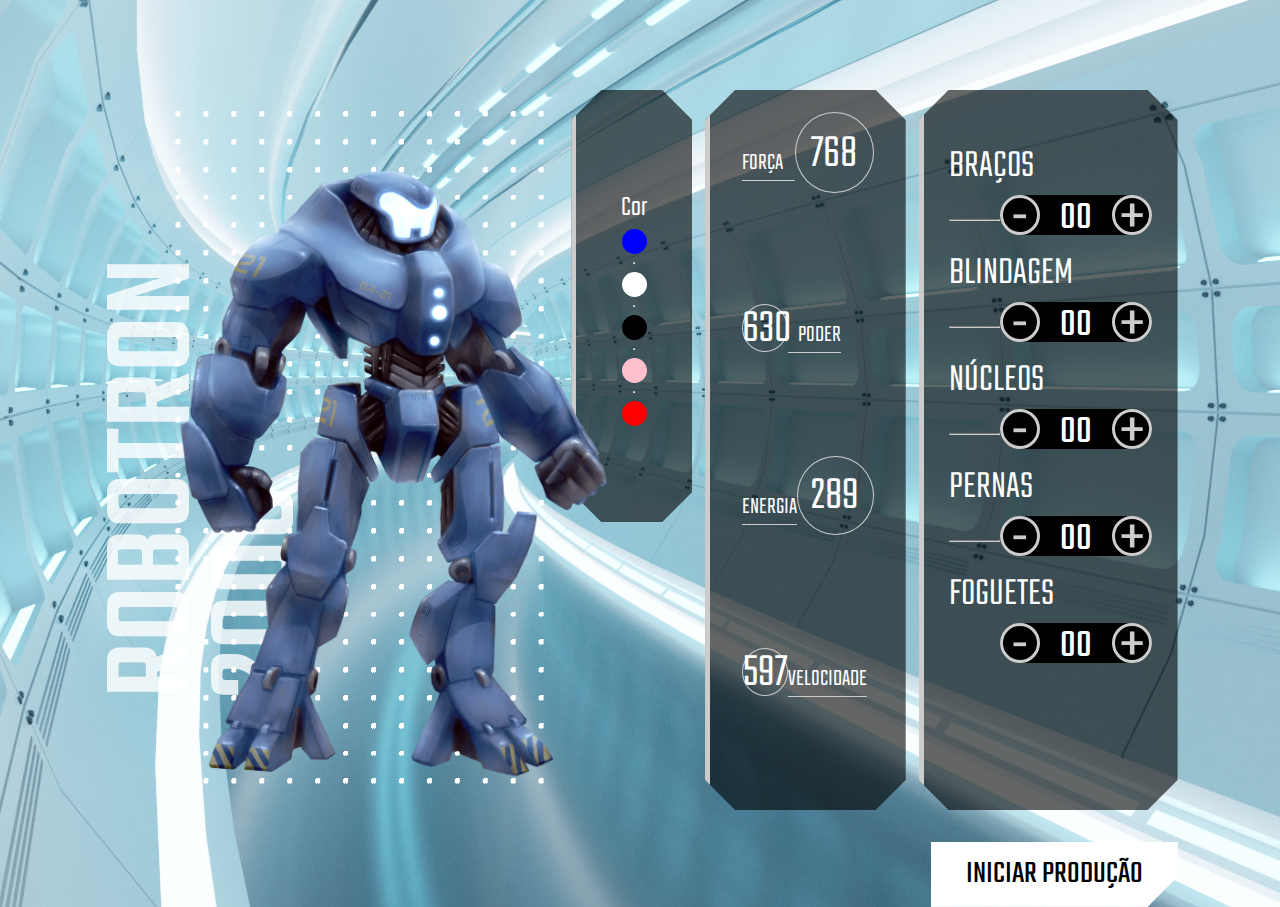
<file: robotron-2000/index.html>
<!DOCTYPE html>
<html lang="en">
<head>
    <meta charset="UTF-8">
    <meta http-equiv="X-UA-Compatible" content="IE=edge">
    <meta name="viewport" content="width=device-width, initial-scale=1.0">
    <link rel="shortcut icon" type="image/jpg" href="img/favicon.ico"/>
    <title>Robotron 2000</title>

    <link rel="stylesheet" href="css/style.css">
    <link rel="preconnect" href="https://fonts.googleapis.com">
    <link rel="preconnect" href="https://fonts.gstatic.com" crossorigin>
    <link href="https://fonts.googleapis.com/css2?family=Teko:wght@300;500&display=swap" rel="stylesheet"> 
</head>
<body>
    <main>
        <section class="robotron">
            <img class="robo" src="img/azul.png" alt="Robotron">
            <figcaption class="titulo">ROBOTRON <br>2000</figcaption>
        </section>
        <section class="cor-robo">
            <label class="label-cor">Cor</label>
            <div class="seletor-de-cores">
                <input type="button" class="botao" id="cor-azul" data-cor="azul">
            </div>
            <hr>
            <div class="seletor-de-cores">
                <input type="button" class="botao" id="cor-branco" data-cor="branco">
            </div>
            <hr>
            <div class="seletor-de-cores">
                <input type="button" class="botao" id="cor-preto" data-cor="preto">
            </div>
            <hr>
            <div class="seletor-de-cores">
                <input type="button" class="botao" id="cor-rosa" data-cor="rosa">
            </div>
            <hr>
            <div class="seletor-de-cores">
                <input type="button" class="botao" id="cor-vermelho" data-cor="vermelho">
            </div>
        </section>
        <section class="box estatisticas">
            <div class="estatistica">
                <p class="estatistica-titulo">Força</p>
                <div class="estatistica-valor">
                    <p class="estatistica-numero" data-estatistica="forca">768</p>
                </div>
            </div>
            <div class="estatistica">
                <p class="estatistica-titulo">Poder</p>
                <div class="estatistica-valor">
                    <p class="estatistica-numero" data-estatistica="poder">630</p>
                </div>
            </div>
            <div class="estatistica">
                <p class="estatistica-titulo">Energia</p>
                <div class="estatistica-valor">
                    <p class="estatistica-numero" data-estatistica="energia">289</p>
                </div>
            </div>
            <div class="estatistica">
                <p class="estatistica-titulo">Velocidade</p>
                <div class="estatistica-valor">
                    <p class="estatistica-numero" data-estatistica="velocidade">597</p>
                </div>
            </div>
        </section>

        <section class="equipamentos">
            <form action="" class="montador">
                <div class="box montador-conteudo">
                    <div class="peca">
                        <label for="" class="peca-titulo">Braços</label>
                        <div class="controle">
                            <buttom class="controle-ajuste" data-controle="-" data-pecas="bracos">-</buttom>
                            <input type="text" class="controle-contador" value="00" data-contador>
                            <buttom class="controle-ajuste" data-controle="+" data-pecas="bracos">+</buttom>
                        </div>
                    </div>
                    <hr class="linha">
                    <div class="peca">
                        <label for="" class="peca-titulo">Blindagem</label>
                        <div class="controle">
                            <buttom class="controle-ajuste" data-controle="-" data-pecas="blindagem">-</buttom>
                            <input type="text" class="controle-contador" value="00" data-contador>
                            <buttom class="controle-ajuste" data-controle="+" data-pecas="blindagem">+</buttom>
                        </div>
                    </div>
                    <hr class="linha">
                    <div class="peca">
                        <label for="" class="peca-titulo">Núcleos</label>
                        <div class="controle">
                            <buttom class="controle-ajuste" data-controle="-" data-pecas="nucleos">-</buttom>
                            <input type="text" class="controle-contador" value="00" data-contador>
                            <buttom class="controle-ajuste" data-controle="+" data-pecas="nucleos">+</buttom>
                        </div>
                    </div>
                    <hr class="linha">
                    <div class="peca">
                        <label for="" class="peca-titulo">Pernas</label>
                        <div class="controle">
                            <buttom class="controle-ajuste" data-controle="-" data-pecas="pernas">-</buttom>
                            <input type="text" class="controle-contador" value="00" data-contador>
                            <buttom class="controle-ajuste" data-controle="+" data-pecas="pernas">+</buttom>
                        </div>
                    </div>
                    <hr class="linha">
                    <div class="peca">
                        <label for="" class="peca-titulo">Foguetes</label>
                        <div class="controle">
                            <buttom class="controle-ajuste" data-controle="-" data-pecas="foguetes">-</buttom>
                            <input type="text" class="controle-contador" value="00" data-contador>
                            <buttom class="controle-ajuste" data-controle="+" data-pecas="foguetes">+</buttom>
                        </div>
                    </div>
                </div>
                <input type="submit" value="Iniciar produção" class="producao" id="producao">
            </form>
        </section>
    </main>

    <!-- arquivo javascript -->
    <script src="main.js"></script>
</body>
</html>
</file>
<file: robotron-2000/css/style.css>
:root {
    --main-cinza: #CCCCCC;
    --main-branco: #FFFFFF;
    --main-preto: #000000;
}

* {
    box-sizing: border-box;
}

body {
    background: url(../img/fundo.jpg);
    background-position: center center;
    background-size: cover cover;
    padding: 0;
    margin: 0;
    font-weight: 300;
}

body, input {
    font-family: 'Teko', sans-serif;
}

main {
    width: 80vw;
    height: 80vh;
    margin: 10vh 8vw 10vh 12vw;
    display: flex;
    gap: 1vw;
}

.robotron {
    background: url(../img/estrutura.png) no-repeat;
    background-position: center center;
    margin: 0;
    flex-basis: 50%;
    position: relative;
}

.robo {
    height: 95%;
    z-index: 1;
    position: absolute;
    left: -30%;
    top: 5%;
}

.titulo {
    transform: rotate(180deg);
    font-weight: 500;
    font-size: 130px;
    position: absolute;
    bottom: 7rem;
    left: -3rem;
    line-height: 0.8;
    writing-mode: vertical-rl;
    text-orientation: mixed;
    color: rgba(255,255,255,0.8)
}

.box {
    background: rgba(0,0,0,0.6);
    clip-path: polygon(calc(100% - 30px) 0, 100% 30px, 100% calc(100% - 30px), calc(100% - 30px) 100%, 30px 100%, 0 calc(100% - 30px), 0 30px, 30px 0);
    border-left: 5px solid var(--main-cinza);
    height: 100%;
}
/****************************** Cor do Robô *****/
.cor-robo {
    background: rgba(0,0,0,0.6);
    clip-path: polygon(calc(100% - 30px) 0, 100% 30px, 100% calc(100% - 30px), calc(100% - 30px) 100%, 30px 100%, 0 calc(100% - 30px), 0 30px, 30px 0);
    border-left: 5px solid var(--main-cinza);
    width: 130px;
    height: 60%;
    display: flex; 
    flex-direction: column;
    justify-content: center;
}

.label-cor { font-size: 1.8em; color: var(--main-branco); display: flex; justify-content: center; }

.seletor-de-cores { width: 116px; display: flex; justify-content: center; }

.botao { width: 25px; height: 25px; border: 0px; border-radius: 50%; }

#cor-azul { background-color: blue; }
#cor-branco { background-color: white; }
#cor-preto { background-color: black; }
#cor-rosa { background-color: pink; }
#cor-vermelho { background-color: red; }

/****************************** Equipamentos *****/

.equipamentos {
    flex-basis: 32%;
}

.montador {
    height: 100%;;
}

.montador-conteudo {
    padding: 2em 10%;
}

.peca {
    padding: 1em 0;
}

.peca-titulo {
    color: var(--main-branco);
    text-transform: uppercase;
    font-size: 2.5em;
}

.controle {
    background: var(--main-preto);
    border-radius: 25px;
    float: right;
    display: inline-flex;
    padding: 0px;
    align-items: center;
    align-self: flex-end;
}

.controle-contador {
    width: 40px;
    height: 35px;
    background: none;
    border: 0;
    margin: 0 1rem;
    color: var(--main-branco);
    text-align: center;
    font-size: 2.5em;
    display: inline-flex;
    align-items: center;
    padding-top: 8px;
}

.controle-ajuste {
    display: inline-block;
    width: 40px;
    height: 40px;
    line-height: 44px;
    border-radius: 50%;
    color: var(--main-cinza);
    font-size: 4em;
    background: var(--main-preto);
    text-align: center;
    border: 3px solid var(--main-cinza);
    cursor: pointer;
}

.linha {
    border-color: var(--main-cinza);
}

.producao {
    margin-top: 1em;
    font-size: 2em;
    text-transform: uppercase;
    padding: 0.2em 1em;
    float: right;
    border: 3px solid var(--main-branco);
    background: var(--main-branco);
    clip-path: polygon(100% 0, 100% calc(100% - 30px), calc(100% - 30px) 100%, 0 100%, 0 0);
    cursor: pointer;
}

.producao:hover {
    background: var(--main-preto);
    color: var(--main-branco)
}



/****************************** Estatísticas *****/
.estatisticas {
    flex-basis: 23%;
    padding: 2em 2em 0;
}

.estatistica {
    color: var(--main-branco);
    display: flex;
    align-items: flex-start;
    height: 25%;
}

.estatistica-titulo {
    font-size: 1.5em;
    border-bottom: 1px solid var(--main-cinza);
    flex-basis: 40%;
    text-transform: uppercase;
    order: 1
}

.estatistica-valor {
    flex-basis: 60%;
    position: relative;
    margin: 10px 0 0;
    order: 2;
    margin: -10px 0 0;
}

.estatistica-valor::after {
    content: "";
    display: block;
    padding-bottom: 100%;
    border: 1px solid var(--main-cinza);
    border-radius: 50%;
}

.estatistica-numero {
    position: absolute;
    top: 50%;
    transform: translateY(-46%);
    width: 100%;
    line-height: 100%;
    text-align: center;
    font-size: 3em;
    margin: 0;
}

.estatistica:nth-child(2n) .estatistica-titulo {
    order: 2;
    text-align: right;
}

.estatistica:nth-child(2n) .estatistica-valor {
    order: 1;
    flex-basis: 35%;
    margin: 10px 0 0;
}

@media screen and (max-width: 1200px) {
    body { 
        font-size: 14px;
    }
    main {
        width: 90vw;
        height: 80vh;
        margin: 5vh auto;
    }
}

@media screen and (max-width: 700px) {
    body { 
        font-size: 13px;
    }

    main {
        width: 100vw;
        height: 100vh;
    }
}
</file>
